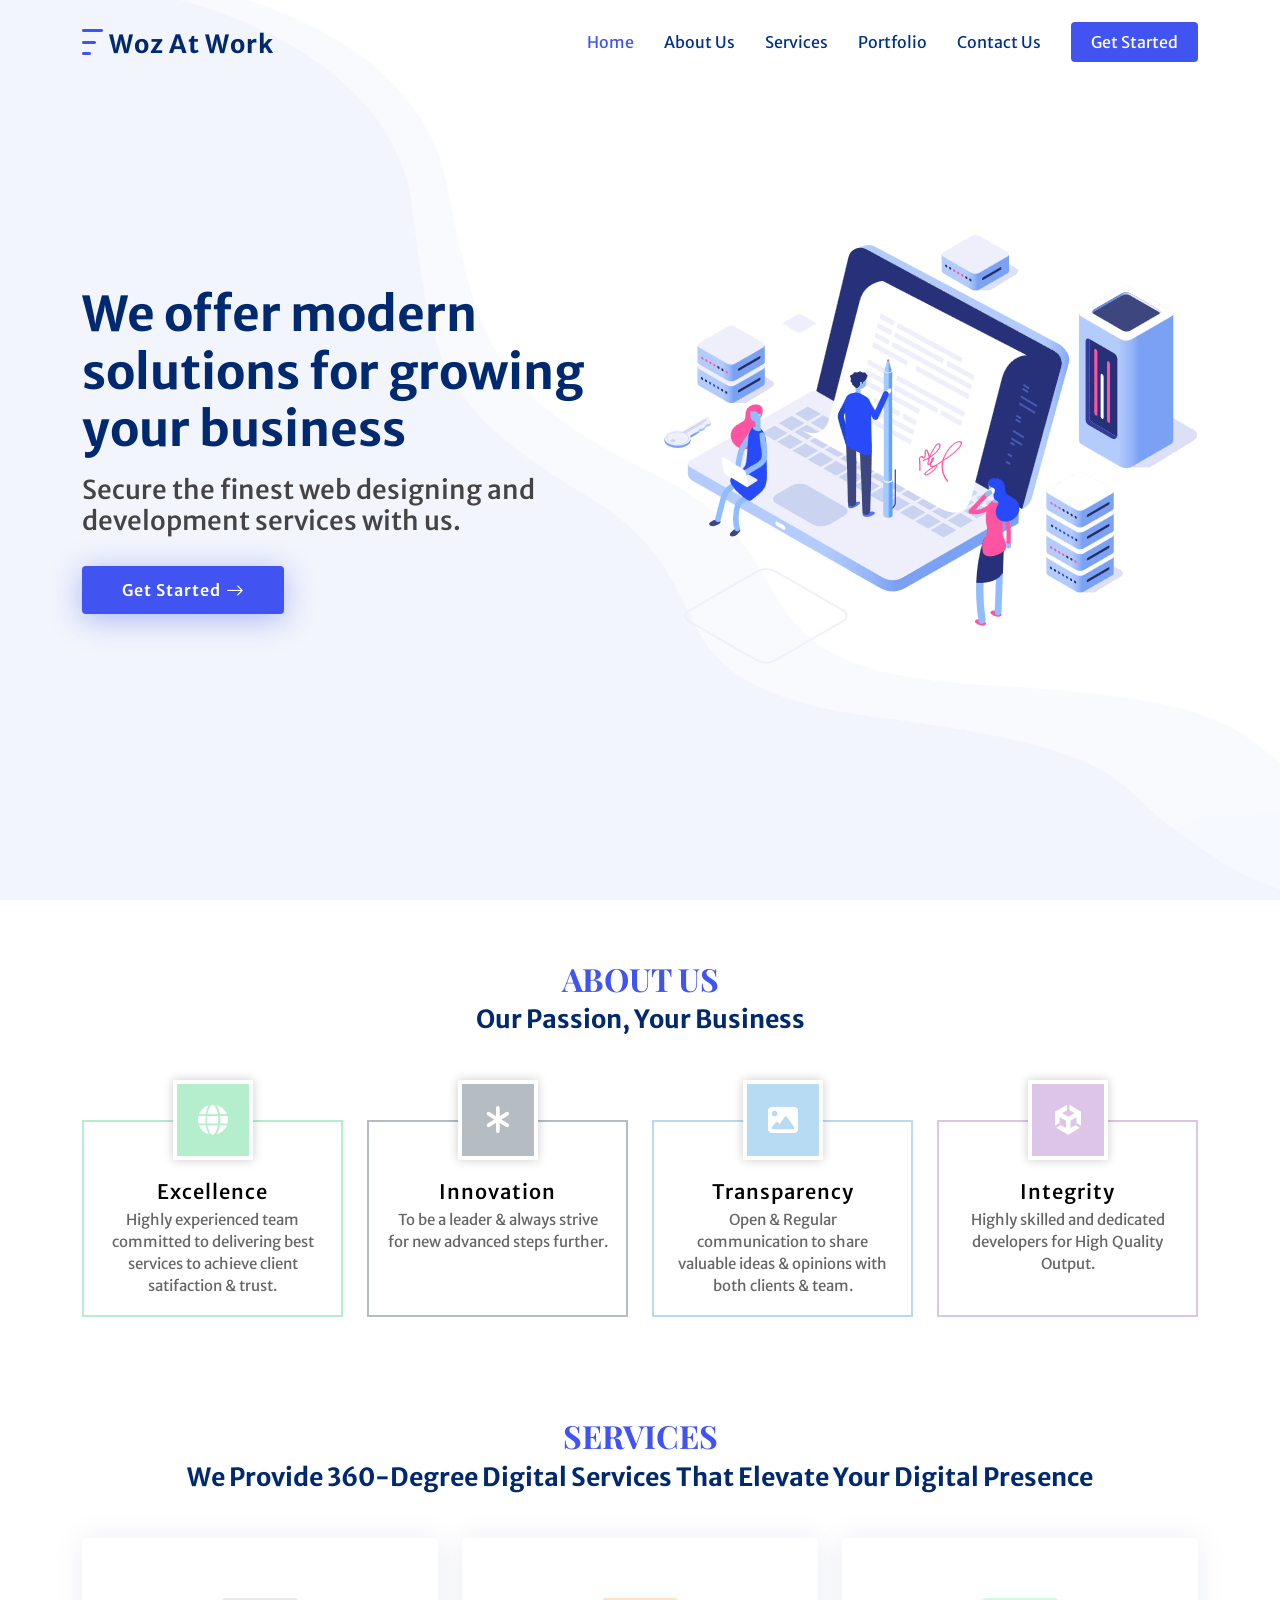
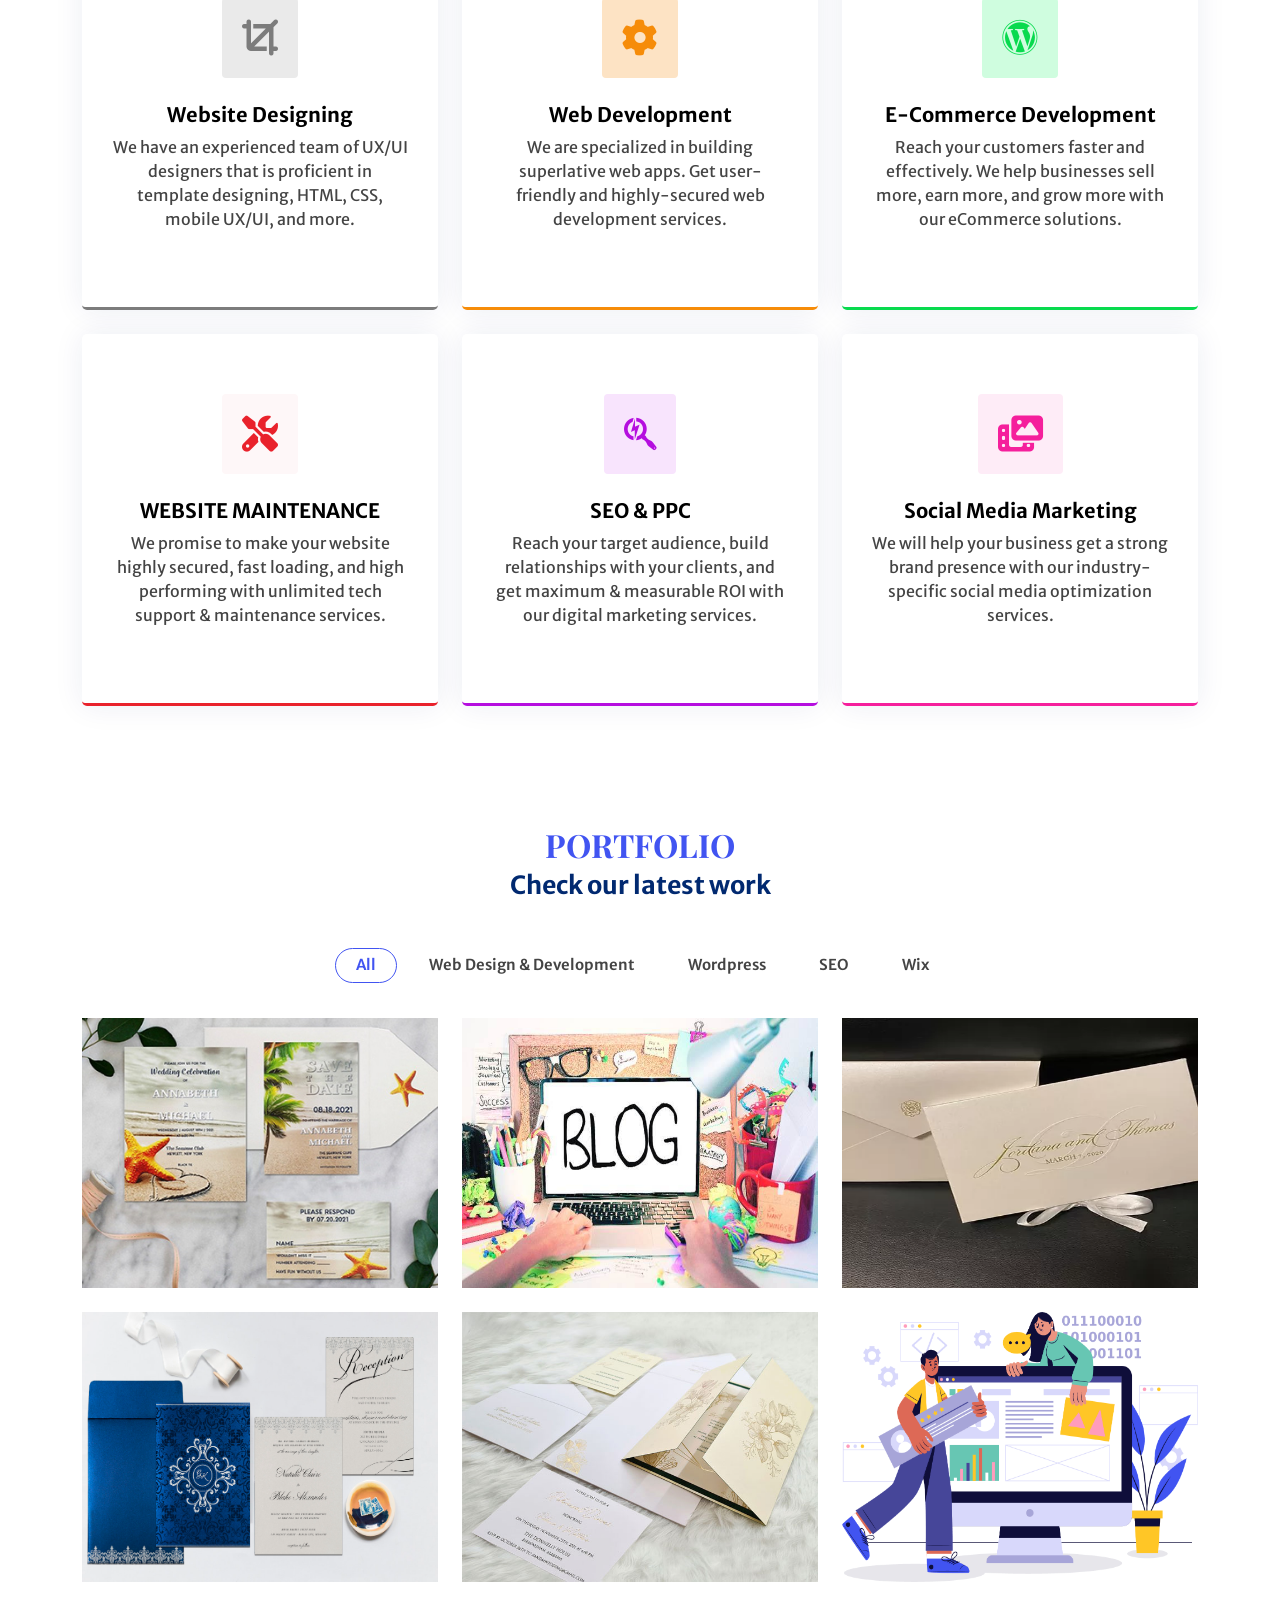
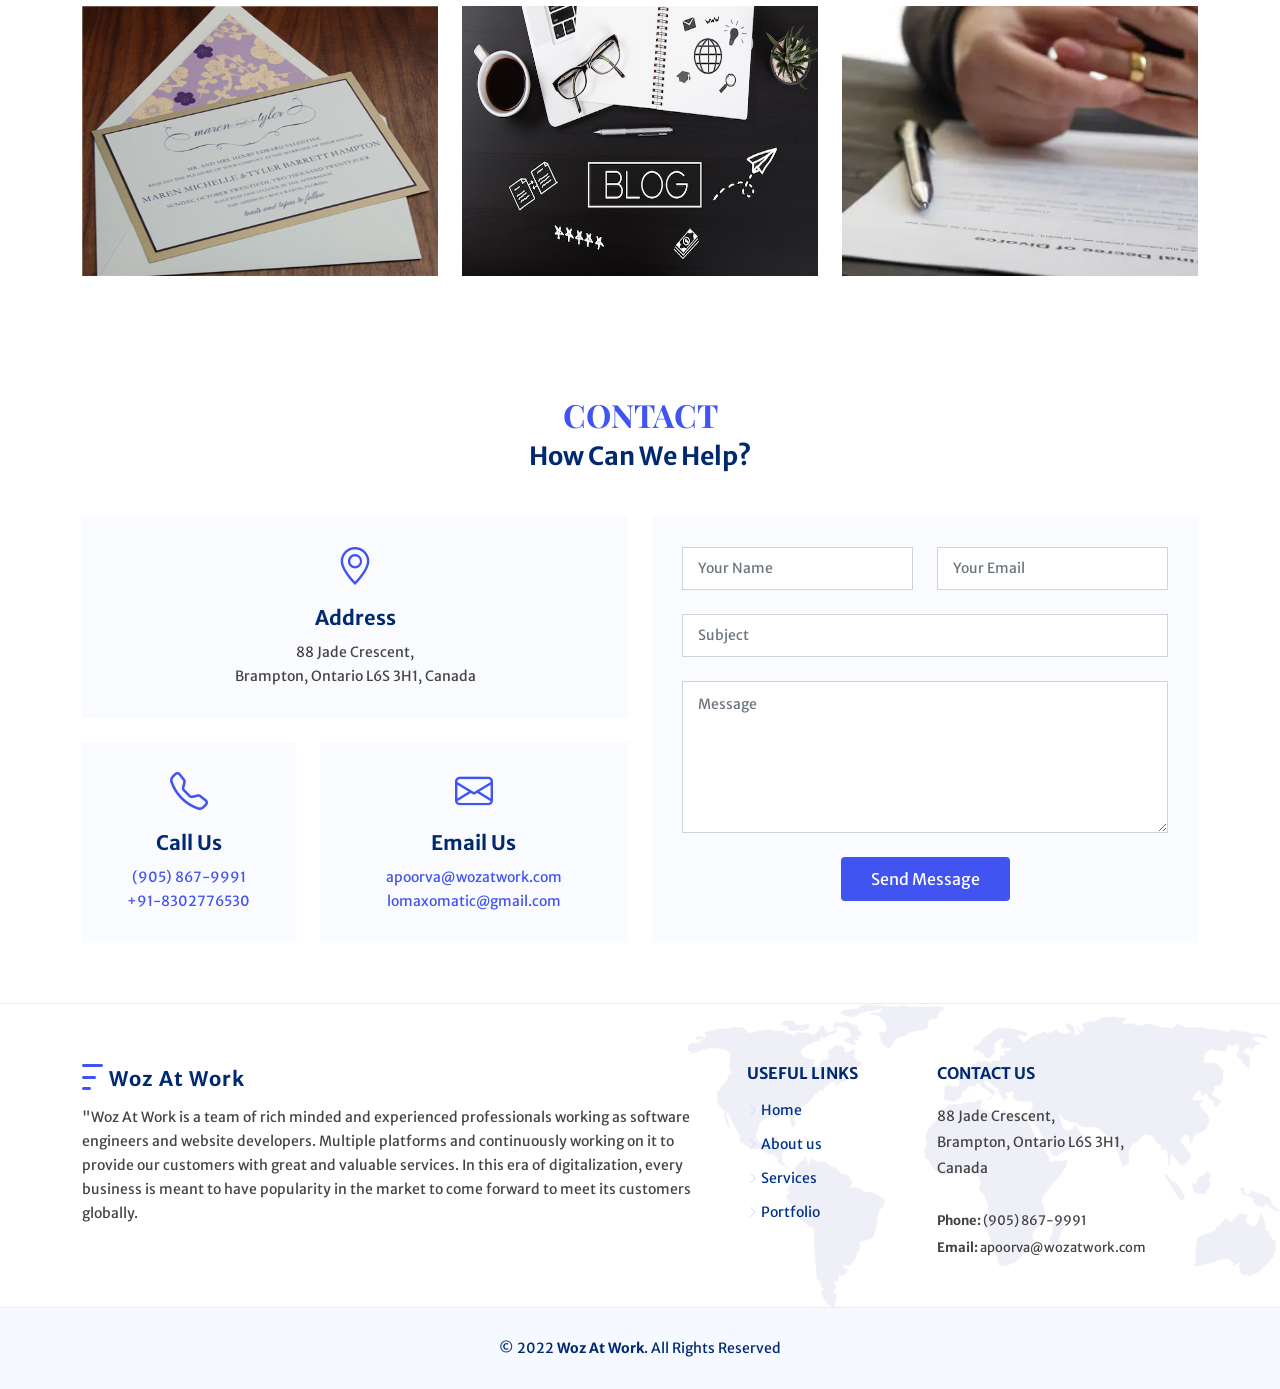
<file: index.html>
<!DOCTYPE html>
<html lang="en">

<head>
  <meta name="description" content="Award winning mobile & web app development, design, and strategy. We're the software development firm you've been looking for.">
	<meta name="keywords" content="website development" />
	<meta name="viewport" content="width=device-width,initial-scale=1.0" />
	<link rel="canonical" href="" />
	<meta name="googlebot" content="index, follow" />
	<meta name="yahooSeeker" content="index, follow" />
	<meta name="msnbot" content="index, follow" />
	<meta name="robots" content="index, follow" />
	<link rel="shortcut icon" type="image/x-icon" href="./assets/img/favicon.ico">
	<meta property="og:title" content="Woz At Work Website Development Company - iPhone & Android App Development">
	<meta property="og:site_name" content="Woz At Work">
	<meta property="og:url" content="">
	<meta property="og:description" content="Award winning mobile & web app development, design, and strategy. We're the software development firm you've been looking for.">
  <title>Woz At Work- Award winning mobile & web app development, design, and strategy. We're the software development firm you've been looking for.</title>

  <!-- Google Fonts -->
  <link rel="preconnect" href="https://fonts.googleapis.com">
  <link rel="preconnect" href="https://fonts.gstatic.com" crossorigin>
  <link href="https://fonts.googleapis.com/css2?family=Merriweather+Sans:wght@500&family=Playfair+Display:wght@600;700&display=swap" rel="stylesheet">  
  <link rel="stylesheet" href="https://cdnjs.cloudflare.com/ajax/libs/font-awesome/6.1.1/css/all.min.css"/>

  <!-- Vendor CSS Files -->
  <link href="assets/css/aos.css" rel="stylesheet">
  <link href="assets/css/bootstrap.min.css" rel="stylesheet">
  <link href="assets/css/bootstrap-icons.css" rel="stylesheet">
  
  <!-- CSS File -->
  <link href="assets/css/style.css" rel="stylesheet">
</head>

<body>

  <!-- ======= Header ======= -->
  <header id="header" class="header fixed-top">
    <div class="container-fluid container-xl d-flex align-items-center justify-content-between">
      <a href="#!" class="logo d-flex align-items-center">
        <img src="assets/img/logo.png" alt="">
        <span>Woz At Work</span>
      </a>
      <nav id="navbar" class="navbar">
        <ul>
          <li><a class="nav-link scrollto active" href="#hero">Home</a></li>
          <li><a class="nav-link scrollto" href="#about">About Us</a></li>
          <li><a class="nav-link scrollto" href="#services">Services</a></li>
          <li><a class="nav-link scrollto" href="#portfolio">Portfolio</a></li>
          <li><a class="nav-link scrollto" href="#contact">Contact Us</a></li>
          <li><a class="getstarted scrollto" href="#about">Get Started</a></li>
        </ul>
        <i class="bi bi-list mobile-nav-toggle"></i>
      </nav><!-- .navbar -->

    </div>
  </header><!-- End Header -->

  <!-- ======= Hero Section ======= -->
  <section id="hero" class="hero d-flex align-items-center">
    <div class="container">
      <div class="row">
        <div class="col-lg-6 d-flex flex-column justify-content-center order-last order-lg-first">
          <h1 data-aos="fade-up">We offer modern solutions for growing your business</h1>
          <h2 data-aos="fade-up" data-aos-delay="400">Secure the finest web designing and development services with us.
          </h2>
          <div data-aos="fade-up" data-aos-delay="600">
            <div class="text-center text-lg-start">
              <a href="#about" class="btn-get-started scrollto d-inline-flex align-items-center justify-content-center align-self-center">
                <span>Get Started</span>
                <i class="bi bi-arrow-right"></i>
              </a>
            </div>
          </div>
        </div>
        <div class="col-lg-6 hero-img" data-aos="zoom-out" data-aos-delay="200">
          <img src="assets/img/hero-img.png" class="img-fluid" alt="">
        </div>
      </div>
    </div>
  </section><!-- End Hero -->

  <main id="main">
    <!-- ======= Start About Section ======= -->
    <section id="about" class="Start ">
      <div class="container" data-aos="fade-up">
        <header class="section-header">
          <h2>About Us</h2>
          <p>Our Passion, Your Business</p>
        </header>

        <div class="row">
          <div class="col-lg-3 col-md-6 mt-5 mt-lg-0" data-aos="fade-up" data-aos-delay="200">
            <div class="serviceBox">
                <div class="service-icon">
                    <span><i class="fa fa-globe"></i></span>
                </div>
                <h3 class="title">Excellence</h3>
                <p class="description">Highly experienced team committed to delivering best services to achieve client satifaction & trust.</p>
            </div>
        </div>

         <div class="col-lg-3 col-md-6 mt-5 mt-lg-0" data-aos="fade-up" data-aos-delay="400">
          <div class="serviceBox orange">
              <div class="service-icon">
                  <span><i class="fa-solid fa-asterisk"></i></span>
              </div>
              <h3 class="title">Innovation</h3>
              <p class="description">To be a leader & always strive for new advanced steps further.</p>
          </div>
      </div>
       <div class="col-lg-3 col-md-6 mt-5 mt-lg-0" data-aos="fade-up" data-aos-delay="600">
          <div class="serviceBox pink">
              <div class="service-icon">
                  <span><i class="fa-solid fa-image"></i></span>
              </div>
              <h3 class="title">Transparency</h3>
              <p class="description">Open & Regular communication to share valuable ideas & opinions with both clients & team.</p>
          </div>
      </div>
       <div class="col-lg-3 col-md-6 mt-5 mt-lg-0" data-aos="fade-up" data-aos-delay="800">
          <div class="serviceBox blue">
              <div class="service-icon">
                  <span><i class="fa-brands fa-unity"></i></span>
              </div>
              <h3 class="title">Integrity</h3>
              <p class="description">Highly skilled and dedicated developers for High Quality Output.</p>
          </div>
      </div>
        </div>
      </div>

    </section>
    <!-- End About Section -->

    <!-- ======= Services Section ======= -->
    <section id="services" class="services">
      <div class="container" data-aos="fade-up">
        <header class="section-header">
          <h2>Services</h2>
          <p>We Provide 360-Degree Digital Services That Elevate Your Digital Presence</p>
        </header>

        <div class="row gy-4">
          <div class="col-lg-4 col-md-6" data-aos="fade-up" data-aos-delay="200">
            <div class="service-box blue">
              <i class="fa-solid fa-crop icon"></i>
              <h3>Website Designing</h3>
              <p>We have an experienced team of UX/UI designers that is proficient in template designing, HTML, CSS, mobile UX/UI, and more.
                </p>
            </div>
          </div>

          <div class="col-lg-4 col-md-6" data-aos="fade-up" data-aos-delay="300">
            <div class="service-box orange">
              <i class="fa-solid fa-gear icon"></i>
              <h3>Web Development</h3>
              <p>We are specialized in building superlative web apps. Get user-friendly and highly-secured web development services.
              </p>
            </div>
          </div>

          <div class="col-lg-4 col-md-6" data-aos="fade-up" data-aos-delay="400">
            <div class="service-box green">
              <i class="fa-brands fa-wordpress icon"></i>
              <h3>E-Commerce  Development</h3>
              <p>Reach your customers faster and effectively. We help businesses sell more, earn more, and grow more with our eCommerce solutions.</p>
            </div>
          </div>

          <div class="col-lg-4 col-md-6" data-aos="fade-up" data-aos-delay="500">
            <div class="service-box red">
              <i class="fa-solid fa-screwdriver-wrench icon"></i>
              <h3>WEBSITE MAINTENANCE</h3>
              <p>We promise to make your website highly secured, fast loading, and high performing with unlimited tech support & maintenance services.</p>
            </div>
          </div>

          <div class="col-lg-4 col-md-6" data-aos="fade-up" data-aos-delay="600">
            <div class="service-box purple">
              <i class="fa-brands fa-searchengin icon"></i>
              <h3>SEO & PPC</h3>
              <p>Reach your target audience, build relationships with your clients, and get maximum & measurable ROI with our digital marketing services.
              </p>
            </div>
          </div>

          <div class="col-lg-4 col-md-6" data-aos="fade-up" data-aos-delay="700">
            <div class="service-box pink">
              <i class="fa-solid fa-photo-film icon"></i>
              <h3>Social Media Marketing</h3>
              <p>We will help your business get a strong brand presence with our industry-specific social media optimization services.</p>
            </div>
          </div>
        </div>
      </div>
    </section><!-- End Services Section -->


    <!-- ======= Portfolio Section ======= -->
    <section id="portfolio" class="portfolio">
      <div class="container" data-aos="fade-up">
        <header class="section-header">
          <h2>Portfolio</h2>
          <p>Check our latest work</p>
        </header>
        <div class="row" data-aos="fade-up" data-aos-delay="100">
          <div class="col-lg-12 d-flex justify-content-center">
            <ul id="portfolio-flters">
              <li data-filter="*" class="filter-active">All</li>
              <li data-filter=".filter-web">Web Design & Development</li>
              <li data-filter=".filter-wordpress">Wordpress</li>
              <li data-filter=".filter-seo">SEO</li>
              <li data-filter=".filter-wix">Wix</li>
              
            </ul>
          </div>
        </div>

        <div class="row gy-4 portfolio-container" data-aos="fade-up" data-aos-delay="200">
          <div class="col-lg-4 col-md-6 portfolio-item filter-web">
            <div class="portfolio-wrap">
              <img src="assets/img/1.jpg" class="img-fluid" alt="">
              <div class="portfolio-info">
                <h4>IndianWeddingCards</h4>
                <div class="portfolio-links">
                  <a href="https://www.indianweddingcards.com/" target="_blank" title="IndianWeddingCards"><i class="bi bi-link-45deg"></i></a>
                </div>
              </div>
            </div>
          </div>

          <div class="col-lg-4 col-md-6 portfolio-item filter-wordpress">
            <div class="portfolio-wrap">
              <img src="assets/img/6.jpg" class="img-fluid" alt="">
              <div class="portfolio-info">
                <h4>IndianWeddingCards Blog</h4>
                <div class="portfolio-links">
                  <a href="https://www.indianweddingcards.com/blog/" target="_blank" title="IndianWeddingCards Blog"><i class="bi bi-link-45deg"></i></a>
                </div>
              </div>
            </div>
          </div>

          <div class="col-lg-4 col-md-6 portfolio-item filter-wix">
            <div class="portfolio-wrap">
              <img src="assets/img/8.webp" class="img-fluid" alt="">
              <div class="portfolio-info">
                <h4>Pretty and Paper</h4>
                <div class="portfolio-links">
                  <a href="https://www.prettynpaper.com/" target="_blank" title="Pretty and Paper"><i class="bi bi-link-45deg"></i></a>
                </div>
              </div>
            </div>
          </div>

          <div class="col-lg-4 col-md-6 portfolio-item filter-web">
            <div class="portfolio-wrap">
              <img src="assets/img/2.png" class="img-fluid" alt="">
              <div class="portfolio-info">
                <h4>123WeddingCards</h4>
                <div class="portfolio-links">
                  <a href="https://www.123weddingcards.com/" target="_blank" title="123WeddingCards"><i class="bi bi-link-45deg"></i></a>
                </div>
              </div>
            </div>
          </div>

          <div class="col-lg-4 col-md-6 portfolio-item filter-wordpress">
            <div class="portfolio-wrap">
              <img src="assets/img/4.jpg" class="img-fluid" alt="">
              <div class="portfolio-info">
                <h4>Charu Papers</h4>
                <div class="portfolio-links">
                  <a href="https://charupapers.com/" target="_blank" title="Charu Papers"><i class="bi bi-link-45deg"></i></a>
                </div>
              </div>
            </div>
          </div>

          <div class="col-lg-4 col-md-6 portfolio-item filter-web">
            <div class="portfolio-wrap">
              <img src="assets/img/3.png" class="img-fluid" alt="">
              <div class="portfolio-info">
                <h4>Techno Derivation</h4>
                <div class="portfolio-links">
                  <a href="https://www.technoderivation.com/" target="_blank" title="TechnoDerivation"><i class="bi bi-link-45deg"></i></a>
                </div>
              </div>
            </div>
          </div>

          <div class="col-lg-4 col-md-6 portfolio-item filter-wix">
            <div class="portfolio-wrap">
              <img src="assets/img/7.webp" class="img-fluid" alt="">
              <div class="portfolio-info">
                <h4>Paper Passionista</h4>
                <div class="portfolio-links">
                  <a href="https://www.paperpassionista.com/" target="_blank" title="Paper Passionista"><i class="bi bi-link-45deg"></i></a>
                </div>
              </div>
            </div>
          </div>

          <div class="col-lg-4 col-md-6 portfolio-item filter-wordpress">
            <div class="portfolio-wrap">
              <img src="assets/img/5.jpg" class="img-fluid" alt="">
              <div class="portfolio-info">
                <h4>123WeddingCards Blog</h4>
                <div class="portfolio-links">
                  <a href="https://www.123weddingcards.com/blog/" target="_blank" title="123WeddingCards Blog"><i class="bi bi-link-45deg"></i></a>
                </div>
              </div>
            </div>
          </div>

          <div class="col-lg-4 col-md-6 portfolio-item filter-seo">
            <div class="portfolio-wrap">
              <img src="assets/img/9.webp" class="img-fluid" alt="">
              <div class="portfolio-info">
                <h4>Florida Private Investigators</h4>
                <div class="portfolio-links">
                  <a href="https://flinvestigator.com/" target="_blank" title="Florida Private Investigators"><i class="bi bi-link-45deg"></i></a>
                </div>
              </div>
            </div>
          </div>


        </div>
      </div>
    </section><!-- End Portfolio Section -->

    <!-- ======= Testimonials Section ======= -->
    <!-- <section id="testimonials" class="testimonials">

      <div class="container" data-aos="fade-up">

        <header class="section-header">
          <h2>Testimonials</h2>
          <p>What they are saying about us</p>
        </header>

        <div class="testimonials-slider swiper" data-aos="fade-up" data-aos-delay="200">
          <div class="swiper-wrapper">

            <div class="swiper-slide">
              <div class="testimonial-item">
                <div class="stars">
                  <i class="bi bi-star-fill"></i><i class="bi bi-star-fill"></i><i class="bi bi-star-fill"></i><i class="bi bi-star-fill"></i><i class="bi bi-star-fill"></i>
                </div>
                <p>
                  Proin iaculis purus consequat sem cure digni ssim donec porttitora entum suscipit rhoncus. Accusantium quam, ultricies eget id, aliquam eget nibh et. Maecen aliquam, risus at semper.
                </p>
                <div class="profile mt-auto">
                  <img src="assets/img/testimonials/testimonials-1.jpg" class="testimonial-img" alt="">
                  <h3>Saul Goodman</h3>
                  <h4>Ceo &amp; Founder</h4>
                </div>
              </div>
            </div>

            <div class="swiper-slide">
              <div class="testimonial-item">
                <div class="stars">
                  <i class="bi bi-star-fill"></i><i class="bi bi-star-fill"></i><i class="bi bi-star-fill"></i><i class="bi bi-star-fill"></i><i class="bi bi-star-fill"></i>
                </div>
                <p>
                  Export tempor illum tamen malis malis eram quae irure esse labore quem cillum quid cillum eram malis quorum velit fore eram velit sunt aliqua noster fugiat irure amet legam anim culpa.
                </p>
                <div class="profile mt-auto">
                  <img src="assets/img/testimonials/testimonials-2.jpg" class="testimonial-img" alt="">
                  <h3>Sara Wilsson</h3>
                  <h4>Designer</h4>
                </div>
              </div>
            </div>

            <div class="swiper-slide">
              <div class="testimonial-item">
                <div class="stars">
                  <i class="bi bi-star-fill"></i><i class="bi bi-star-fill"></i><i class="bi bi-star-fill"></i><i class="bi bi-star-fill"></i><i class="bi bi-star-fill"></i>
                </div>
                <p>
                  Enim nisi quem export duis labore cillum quae magna enim sint quorum nulla quem veniam duis minim tempor labore quem eram duis noster aute amet eram fore quis sint minim.
                </p>
                <div class="profile mt-auto">
                  <img src="assets/img/testimonials/testimonials-3.jpg" class="testimonial-img" alt="">
                  <h3>Jena Karlis</h3>
                  <h4>Store Owner</h4>
                </div>
              </div>
            </div>

            <div class="swiper-slide">
              <div class="testimonial-item">
                <div class="stars">
                  <i class="bi bi-star-fill"></i><i class="bi bi-star-fill"></i><i class="bi bi-star-fill"></i><i class="bi bi-star-fill"></i><i class="bi bi-star-fill"></i>
                </div>
                <p>
                  Fugiat enim eram quae cillum dolore dolor amet nulla culpa multos export minim fugiat minim velit minim dolor enim duis veniam ipsum anim magna sunt elit fore quem dolore labore illum veniam.
                </p>
                <div class="profile mt-auto">
                  <img src="assets/img/testimonials/testimonials-4.jpg" class="testimonial-img" alt="">
                  <h3>Matt Brandon</h3>
                  <h4>Freelancer</h4>
                </div>
              </div>
            </div>

            <div class="swiper-slide">
              <div class="testimonial-item">
                <div class="stars">
                  <i class="bi bi-star-fill"></i><i class="bi bi-star-fill"></i><i class="bi bi-star-fill"></i><i class="bi bi-star-fill"></i><i class="bi bi-star-fill"></i>
                </div>
                <p>
                  Quis quorum aliqua sint quem legam fore sunt eram irure aliqua veniam tempor noster veniam enim culpa labore duis sunt culpa nulla illum cillum fugiat legam esse veniam culpa fore nisi cillum quid.
                </p>
                <div class="profile mt-auto">
                  <img src="assets/img/testimonials/testimonials-5.jpg" class="testimonial-img" alt="">
                  <h3>John Larson</h3>
                  <h4>Entrepreneur</h4>
                </div>
              </div>
            </div>

          </div>
          <div class="swiper-pagination"></div>
        </div>

      </div>

    </section> -->
    <!-- End Testimonials Section -->


    <!-- ======= Contact Section ======= -->
    <section id="contact" class="contact">
      <div class="container" data-aos="fade-up">
        <header class="section-header">
          <h2>Contact</h2>
          <p>How Can We Help?</p>
        </header>

        <div class="row gy-4">
          <div class="col-lg-6">
            <div class="row gy-4">
              <div class="col-md-12">
                <div class="info-box">
                  <i class="bi bi-geo-alt"></i>
                  <h3>Address</h3>
                  <p>88 Jade Crescent,<br>Brampton, Ontario L6S 3H1, Canada</p>
                </div>
              </div>
              <div class="col-lg-5 col-md-5">
                <div class="info-box">
                  <i class="bi bi-telephone"></i>
                  <h3>Call Us</h3>
                  <a href="tel:(905) 8679991">(905) 867-9991</a> 
                  <a href="tel:+91-8302776530">+91-8302776530</a> 
                </div>
              </div>
              <div class="col-lg-7 col-md-7">
                <div class="info-box">
                  <i class="bi bi-envelope"></i>
                  <h3>Email Us</h3>
                  <a href="mailto:apoorva@wozatwork.com">apoorva@wozatwork.com</a> 
                  <a href="mailto:lomaxomatic@gmail.com">lomaxomatic@gmail.com</a> 
                </div>
              </div>
            </div>

          </div>

          <div class="col-lg-6">
            <form action="mail.php" method="post" class="php-email-form">
              <div class="row gy-4">

                <div class="col-md-6">
                  <input type="text" name="name" class="form-control" placeholder="Your Name" required>
                </div>

                <div class="col-md-6 ">
                  <input type="email" class="form-control" name="email" placeholder="Your Email" required>
                </div>

                <div class="col-md-12">
                  <input type="text" class="form-control" name="subject" placeholder="Subject" required>
                </div>

                <div class="col-md-12">
                  <textarea class="form-control" name="message" rows="6" placeholder="Message" required></textarea>
                </div>

                <div class="col-md-12 text-center">
                  <div class="loading">Loading</div>
                  <div class="error-message"></div>
                  <div class="sent-message">Your message has been sent. Thank you!</div>

                  <button type="submit">Send Message</button>
                </div>

              </div>
            </form>

          </div>

        </div>

      </div>

    </section><!-- End Contact Section -->

  </main><!-- End #main -->

  <!-- ======= Footer ======= -->
  <footer id="footer" class="footer">
    <div class="footer-top">
      <div class="container">
        <div class="row gy-4">
          <div class="col-lg-7 col-md-12 footer-info">
            <a href="index.html" class="logo d-flex align-items-center">
              <img src="assets/img/logo.png" alt="">
              <span>Woz At Work</span>
            </a>
            <p>"Woz At Work is a team of rich minded and experienced professionals working as software engineers and website developers. Multiple platforms and continuously working on it to provide our customers with great and valuable services. In this era of digitalization, every business is meant to have popularity in the market to come forward to meet its customers globally.
            </p>
            <!-- <div class="social-links mt-3">
              <a href="javascript:void(0);" class="twitter"><i class="bi bi-twitter"></i></a>
              <a href="javascript:void(0);" class="facebook"><i class="bi bi-facebook"></i></a>
              <a href="javascript:void(0);" class="instagram"><i class="bi bi-instagram"></i></a>
              <a href="javascript:void(0);" class="linkedin"><i class="bi bi-linkedin"></i></a>
            </div> -->
          </div>

          <div class="col-lg-2 col-md-6 text-center text-md-start footer-links">
            <h4>Useful Links</h4>
            <ul>
              <li><i class="bi bi-chevron-right"></i> <a href="#hero">Home</a></li>
              <li><i class="bi bi-chevron-right"></i> <a href="#about">About us</a></li>
              <li><i class="bi bi-chevron-right"></i> <a href="#services">Services</a></li>
              <li><i class="bi bi-chevron-right"></i> <a href="#portfolio">Portfolio</a></li>
            </ul>
          </div>

          <div class="col-lg-3 col-md-6 footer-contact text-center text-md-start">
            <h4>Contact Us</h4>
            <p>88 Jade Crescent,<br>
              Brampton, Ontario L6S 3H1, <br>
               Canada <br> <br>
              <a href="tel:(905) 8679991"><strong>Phone:</strong> (905) 867-9991</a> <br>
              <a href="mailto:apoorva@wozatwork.com"><strong>Email:</strong> apoorva@wozatwork.com</a><br>
            </p>
          </div>

        </div>
      </div>
    </div>

    <div class="container">
      <div class="copyright">
        &copy; 2022 <strong><span>Woz At Work</span></strong>. All Rights Reserved
      </div>
    </div>
  </footer><!-- End Footer -->

  <a href="#" class="back-to-top d-flex align-items-center justify-content-center"><i class="bi bi-arrow-up-short"></i></a>

  <!-- JS Files -->
  <script src="assets/js/aos.js"></script>
  <script src="assets/js/bootstrap.bundle.min.js"></script>
  <script src="assets/js/glightbox.min.js"></script>
  <script src="assets/js/isotope.pkgd.min.js"></script>
  <script src="assets/js/swiper-bundle.min.js"></script>
  <script src="assets/js/validate.js"></script>

  <!-- Main JS File -->
  <script src="assets/js/main.js"></script>

</body>

</html>
</file>
<file: assets/css/style.css>
/*--------------------------------------------------------------
# General
--------------------------------------------------------------*/
:root {
  scroll-behavior: smooth;
}

body {
  font-family: 'Merriweather Sans', sans-serif;
  color: #444444;
}

a {
  color: #4154f1;
  text-decoration: none;
}

a:hover {
  color: #717ff5;
  text-decoration: none;
}

h1, h2, h3, h4, h5, h6 { 
  font-family: 'Playfair Display', serif;;
}

/*--------------------------------------------------------------
# Sections
--------------------------------------------------------------*/
section {
  padding: 60px 0;
  overflow: hidden;
}

.section-header {
  text-align: center;
  padding-bottom: 40px;
}
.section-header h2 {
  /* font-size: 28px; */
  /* letter-spacing: 1px; */
  font-weight: 700;
  margin: 0;
  color: #4154f1;
  text-transform: uppercase;
}
.section-header p {
  margin: 0px 0 0 0;
  padding: 0;
  font-size: 25px;
  line-height: 42px;
  font-weight: 700;
  color: #012970;
}
@media (max-width: 768px) {
  .section-header p {
    font-size: 28px;
    line-height: 32px;
  }
}

/*--------------------------------------------------------------
# Breadcrumbs
--------------------------------------------------------------*/
.breadcrumbs {
  padding: 15px 0;
  background: #012970;
  min-height: 40px;
  margin-top: 82px;
  color: #fff;
}
@media (max-width: 992px) {
  .breadcrumbs {
    margin-top: 57px;
  }
}
.breadcrumbs h2 {
  font-size: 28px;
  font-weight: 500;
}
.breadcrumbs ol {
  display: flex;
  flex-wrap: wrap;
  list-style: none;
  padding: 0 0 10px 0;
  margin: 0;
  font-size: 14px;
}
.breadcrumbs ol a {
  color: #fff;
  transition: 0.3s;
}
.breadcrumbs ol a:hover {
  text-decoration: underline;
}
.breadcrumbs ol li + li {
  padding-left: 10px;
}
.breadcrumbs ol li + li::before {
  display: inline-block;
  padding-right: 10px;
  color: #8894f6;
  content: "/";
}

/*--------------------------------------------------------------
# Back to top button
--------------------------------------------------------------*/
.back-to-top {
  position: fixed;
  visibility: hidden;
  opacity: 0;
  right: 15px;
  bottom: 15px;
  z-index: 99999;
  background: #4154f1;
  width: 40px;
  height: 40px;
  border-radius: 4px;
  transition: all 0.4s;
}
.back-to-top i {
  font-size: 24px;
  color: #fff;
  line-height: 0;
}
.back-to-top:hover {
  background: #6776f4;
  color: #fff;
}
.back-to-top.active {
  visibility: visible;
  opacity: 1;
}

/*--------------------------------------------------------------
# Disable aos animation delay on mobile devices
--------------------------------------------------------------*/
@media screen and (max-width: 768px) {
  [data-aos-delay] {
    transition-delay: 0 !important;
  }
}
/*--------------------------------------------------------------
# Header
--------------------------------------------------------------*/
.header {
  transition: all 0.5s;
  z-index: 997;
  padding: 20px 0;
}
.header.header-scrolled {
  background: #fff;
  padding: 15px 0;
  box-shadow: 0px 2px 20px rgba(1, 41, 112, 0.1);
}
.header .logo {
  line-height: 0;
}
.header .logo img {
  max-height: 30px;
  margin-right: 6px;
}
.header .logo span {
  font-size: 25px;
  font-weight: 700;
  letter-spacing: 1px;
  color: #012970;
  margin-top: 3px;
}

/*--------------------------------------------------------------
# Navigation Menu
--------------------------------------------------------------*/
/**
* Desktop Navigation 
*/
.navbar {
  padding: 0;
}
.navbar ul {
  margin: 0;
  padding: 0;
  display: flex;
  list-style: none;
  align-items: center;
}
.navbar li {
  position: relative;
}
.navbar a, .navbar a:focus {
  display: flex;
  align-items: center;
  justify-content: space-between;
  padding: 10px 0 10px 30px;
  font-size: 16px;
  /* font-weight: 700; */
  color: #013289;
  white-space: nowrap;
  transition: 0.3s;
}
.navbar a i, .navbar a:focus i {
  font-size: 12px;
  line-height: 0;
  margin-left: 5px;
}
.navbar a:hover, .navbar .active, .navbar .active:focus, .navbar li:hover > a {
  color: #4154f1;
}
.navbar .getstarted, .navbar .getstarted:focus {
  background: #4154f1;
  padding: 8px 20px;
  margin-left: 30px;
  border-radius: 4px;
  color: #fff;
}
.navbar .getstarted:hover, .navbar .getstarted:focus:hover {
  color: #fff;
  background: #5969f3;
}
.navbar .dropdown ul {
  display: block;
  position: absolute;
  left: 14px;
  top: calc(100% + 30px);
  margin: 0;
  padding: 10px 0;
  z-index: 99;
  opacity: 0;
  visibility: hidden;
  background: #fff;
  box-shadow: 0px 0px 30px rgba(127, 137, 161, 0.25);
  transition: 0.3s;
  border-radius: 4px;
}
.navbar .dropdown ul li {
  min-width: 200px;
}
.navbar .dropdown ul a {
  padding: 10px 20px;
  font-size: 15px;
  text-transform: none;
  font-weight: 600;
}
.navbar .dropdown ul a i {
  font-size: 12px;
}
.navbar .dropdown ul a:hover, .navbar .dropdown ul .active:hover, .navbar .dropdown ul li:hover > a {
  color: #4154f1;
}
.navbar .dropdown:hover > ul {
  opacity: 1;
  top: 100%;
  visibility: visible;
}
.navbar .dropdown .dropdown ul {
  top: 0;
  left: calc(100% - 30px);
  visibility: hidden;
}
.navbar .dropdown .dropdown:hover > ul {
  opacity: 1;
  top: 0;
  left: 100%;
  visibility: visible;
}
@media (max-width: 1366px) {
  .navbar .dropdown .dropdown ul {
    left: -90%;
  }
  .navbar .dropdown .dropdown:hover > ul {
    left: -100%;
  }
}

/**
* Mobile Navigation 
*/
.mobile-nav-toggle {
  color: #012970;
  font-size: 28px;
  cursor: pointer;
  display: none;
  line-height: 0;
  transition: 0.5s;
}
.mobile-nav-toggle.bi-x {
  color: #fff;
}

@media (max-width: 991px) {
  .mobile-nav-toggle {
    display: block;
  }

  .navbar ul {
    display: none;
  }
}
.navbar-mobile {
  position: fixed;
  overflow: hidden;
  top: 0;
  right: 0;
  left: 0;
  bottom: 0;
  background: rgba(1, 22, 61, 0.9);
  transition: 0.3s;
}
.navbar-mobile .mobile-nav-toggle {
  position: absolute;
  top: 15px;
  right: 15px;
}
.navbar-mobile ul {
  display: block;
  position: absolute;
  top: 55px;
  right: 15px;
  bottom: 15px;
  left: 15px;
  padding: 10px 0;
  border-radius: 10px;
  background-color: #fff;
  overflow-y: auto;
  transition: 0.3s;
}
.navbar-mobile a, .navbar-mobile a:focus {
  padding: 10px 20px;
  font-size: 15px;
  color: #012970;
}
.navbar-mobile a:hover, .navbar-mobile .active, .navbar-mobile li:hover > a {
  color: #4154f1;
}
.navbar-mobile .getstarted, .navbar-mobile .getstarted:focus {
  margin: 15px;
}
.navbar-mobile .dropdown ul {
  position: static;
  display: none;
  margin: 10px 20px;
  padding: 10px 0;
  z-index: 99;
  opacity: 1;
  visibility: visible;
  background: #fff;
  box-shadow: 0px 0px 30px rgba(127, 137, 161, 0.25);
}
.navbar-mobile .dropdown ul li {
  min-width: 200px;
}
.navbar-mobile .dropdown ul a {
  padding: 10px 20px;
}
.navbar-mobile .dropdown ul a i {
  font-size: 12px;
}
.navbar-mobile .dropdown ul a:hover, .navbar-mobile .dropdown ul .active:hover, .navbar-mobile .dropdown ul li:hover > a {
  color: #4154f1;
}
.navbar-mobile .dropdown > .dropdown-active {
  display: block;
}

/*--------------------------------------------------------------
# Hero Section
--------------------------------------------------------------*/
.hero {
  width: 100%;
  height: 100vh;
  background: url(../img/hero-bg.png) top center no-repeat;
  background-size: cover;
}
.hero h1 {
  margin: 0;
  font-size: 48px;
  font-weight: 700;
  color: #012970;
  font-family: 'Merriweather Sans', sans-serif;
}
.hero h2 {
  color: #444444;
  margin: 15px 0 0 0;
  font-size: 26px;
  font-family: 'Merriweather Sans', sans-serif;
}
.hero .btn-get-started {
  margin-top: 30px;
  line-height: 0;
  padding: 15px 40px;
  border-radius: 4px;
  transition: 0.5s;
  color: #fff;
  background: #4154f1;
  box-shadow: 0px 5px 30px rgba(65, 84, 241, 0.4);
}
.hero .btn-get-started span {
  font-weight: 600;
  font-size: 16px;
  letter-spacing: 1px;
}
.hero .btn-get-started i {
  margin-left: 5px;
  font-size: 18px;
  transition: 0.3s;
}
.hero .btn-get-started:hover i {
  transform: translateX(5px);
}
.hero .hero-img {
  text-align: right;
}
@media (min-width: 1024px) {
  .hero {
    background-attachment: fixed;
  }
}
@media (max-width: 991px) {
  .hero {
    height: auto;
    padding: 60px 0 60px 0;
  }
  .hero .hero-img {
    text-align: center;
    margin-top: 80px;
  }
  .hero .hero-img img {
    width: 80%;
  }
}
@media (max-width: 768px) {
  .hero {
    text-align: center;
  }
  .hero h1 {
    font-size: 32px;
  }
  .hero h2 {
    font-size: 24px;
  }
  .hero .hero-img img {
    width: 100%;
  }
  .footer .footer-top .footer-links ul li {
    display: block !important;
  }
  .footer .footer-top .footer-info p {
    text-align: center;
  }
  .social-links {
    text-align: center;
  }
  .footer .footer-top .footer-info .logo {
    display: block !important;
    text-align: center;
  }
  .footer .footer-top .footer-info {
    margin-bottom: 0px !important;
    border-bottom: 1px dashed #d5d5d5;
    padding-bottom: 20px;
  }
  .footer .footer-top .footer-links {
    margin-bottom: 0px !important;
    border-bottom: 1px dashed #d5d5d5;
    padding-bottom: 20px;
}
}

/*--------------------------------------------------------------
# Index Page
--------------------------------------------------------------*/
/*--------------------------------------------------------------
# About
--------------------------------------------------------------*/
.about .content {
  background-color: #f6f9ff;
  padding: 40px;
}
.about h3 {
  font-size: 14px;
  font-weight: 700;
  color: #4154f1;
  text-transform: uppercase;
}
.about h2 {
  font-size: 24px;
  font-weight: 700;
  color: #012970;
}
.about p {
  margin: 15px 0 30px 0;
  line-height: 24px;
}
.about .btn-read-more {
  line-height: 0;
  padding: 15px 40px;
  border-radius: 4px;
  transition: 0.5s;
  color: #fff;
  background: #4154f1;
  box-shadow: 0px 5px 25px rgba(65, 84, 241, 0.3);
}
.about .btn-read-more span {
  font-weight: 600;
  font-size: 16px;
  letter-spacing: 1px;
}
.about .btn-read-more i {
  margin-left: 5px;
  font-size: 18px;
  transition: 0.3s;
}
.about .btn-read-more:hover i {
  transform: translateX(5px);
}

/*--------------------------------------------------------------
# Values
--------------------------------------------------------------*/
.values .box {
  padding: 30px;
  box-shadow: 0px 0 5px rgba(1, 41, 112, 0.08);
  text-align: center;
  transition: 0.3s;
  height: 100%;
}
.values .box img {
  padding: 30px 50px;
  transition: 0.5s;
  transform: scale(1.1);
}
.values .box h3 {
  font-size: 24px;
  color: #012970;
  font-weight: 700;
  margin-bottom: 18px;
}
.values .box:hover {
  box-shadow: 0px 0 30px rgba(1, 41, 112, 0.08);
}
.values .box:hover img {
  transform: scale(1);
}

/*--------------------------------------------------------------
# Counts
--------------------------------------------------------------*/
.counts {
  padding: 70px 0 60px;
}
.counts .count-box {
  display: flex;
  align-items: center;
  padding: 30px;
  width: 100%;
  background: #fff;
  box-shadow: 0px 0 30px rgba(1, 41, 112, 0.08);
}
.counts .count-box i {
  font-size: 42px;
  line-height: 0;
  margin-right: 20px;
  color: #4154f1;
}
.counts .count-box span {
  font-size: 36px;
  display: block;
  font-weight: 600;
  color: #0b198f;
}
.counts .count-box p {
  padding: 0;
  margin: 0;
  font-size: 14px;
}

/*--------------------------------------------------------------
# Features
--------------------------------------------------------------*/
.features .feature-box {
  padding: 24px 20px;
  box-shadow: 0px 0 30px rgba(1, 41, 112, 0.08);
  transition: 0.3s;
  height: 100%;
}
.features .feature-box h3 {
  font-size: 18px;
  color: #012970;
  font-weight: 700;
  margin: 0;
}
.features .feature-box i {
  line-height: 0;
  background: #ecf3ff;
  padding: 4px;
  margin-right: 10px;
  font-size: 24px;
  border-radius: 3px;
  transition: 0.3s;
}
.features .feature-box:hover i {
  background: #4154f1;
  color: #fff;
}
.features .feture-tabs {
  margin-top: 120px;
}
.features .feture-tabs h3 {
  color: #012970;
  font-weight: 700;
  font-size: 32px;
  margin-bottom: 10px;
}
@media (max-width: 768px) {
  .features .feture-tabs h3 {
    font-size: 28px;
  }
}
.features .feture-tabs .nav-pills {
  border-bottom: 1px solid #eee;
}
.features .feture-tabs .nav-link {
  background: none;
  text-transform: uppercase;
  font-size: 15px;
  font-weight: 600;
  color: #012970;
  padding: 12px 0;
  margin-right: 25px;
  margin-bottom: -2px;
  border-radius: 0;
}
.features .feture-tabs .nav-link.active {
  color: #4154f1;
  border-bottom: 3px solid #4154f1;
}
.features .feture-tabs .tab-content h4 {
  font-size: 18px;
  margin: 0;
  font-weight: 700;
  color: #012970;
}
.features .feture-tabs .tab-content i {
  font-size: 24px;
  line-height: 0;
  margin-right: 8px;
  color: #4154f1;
}
.features .feature-icons {
  margin-top: 120px;
}
.features .feature-icons h3 {
  color: #012970;
  font-weight: 700;
  font-size: 32px;
  margin-bottom: 20px;
  text-align: center;
}
@media (max-width: 768px) {
  .features .feature-icons h3 {
    font-size: 28px;
  }
}
.features .feature-icons .content .icon-box {
  display: flex;
}
.features .feature-icons .content .icon-box h4 {
  font-size: 20px;
  font-weight: 700;
  margin: 0 0 10px 0;
  color: #012970;
}
.features .feature-icons .content .icon-box i {
  font-size: 44px;
  line-height: 44px;
  color: #0245bc;
  margin-right: 15px;
}
.features .feature-icons .content .icon-box p {
  font-size: 15px;
  color: #848484;
}

/*--------------------------------------------------------------
# Services
--------------------------------------------------------------*/
.services .service-box {
  box-shadow: 0px 0 30px rgba(1, 41, 112, 0.08);
  height: 100%;
  padding: 60px 30px;
  text-align: center;
  transition: 0.3s;
  border-radius: 5px;
}
.services .service-box .icon {
  font-size: 36px;
  padding: 40px 20px;
  border-radius: 4px;
  position: relative;
  margin-bottom: 25px;
  display: inline-block;
  line-height: 0;
  transition: 0.3s;
}
.services .service-box h3 {
  color: #000;
  font-weight: 700;
  font-size: 20px;
  font-family: 'Merriweather Sans', sans-serif;
}
.services .service-box .read-more {
  display: inline-flex;
  align-items: center;
  justify-content: center;
  font-weight: 600;
  font-size: 16px;
  padding: 8px 20px;
}
.services .service-box .read-more i {
  line-height: 0;
  margin-left: 5px;
  font-size: 18px;
}
.services .service-box.blue {
  border-bottom: 3px solid #7c7c7c;
}
.services .service-box.blue .icon {
  color: #7c7c7c;
  background: #7c7c7c29;
}
.services .service-box.blue .read-more {
  color: #7c7c7c;
}
.services .service-box.blue:hover {
  background: #7c7c7c;
}
.services .service-box.orange {
  border-bottom: 3px solid #f68c09;
}
.services .service-box.orange .icon {
  color: #f68c09;
  background: #fde3c4;
}
.services .service-box.orange .read-more {
  color: #f68c09;
}
.services .service-box.orange:hover {
  background: #f68c09;
}
.services .service-box.green {
  border-bottom: 3px solid #08da4e;
}
.services .service-box.green .icon {
  color: #08da4e;
  background: #cffddf;
}
.services .service-box.green .read-more {
  color: #08da4e;
}
.services .service-box.green:hover {
  background: #08da4e;
}
.services .service-box.red {
  border-bottom: 3px solid #e9222c;
}
.services .service-box.red .icon {
  color: #e9222c;
  background: #fef7f8;
}
.services .service-box.red .read-more {
  color: #e9222c;
}
.services .service-box.red:hover {
  background: #e9222c;
}
.services .service-box.purple {
  border-bottom: 3px solid #b50edf;
}
.services .service-box.purple .icon {
  color: #b50edf;
  background: #f8e4fd;
}
.services .service-box.purple .read-more {
  color: #b50edf;
}
.services .service-box.purple:hover {
  background: #b50edf;
}
.services .service-box.pink {
  border-bottom: 3px solid #f51f9c;
}
.services .service-box.pink .icon {
  color: #f51f9c;
  background: #feecf7;
}
.services .service-box.pink .read-more {
  color: #f51f9c;
}
.services .service-box.pink:hover {
  background: #f51f9c;
}
.services .service-box:hover h3, .services .service-box:hover p, .services .service-box:hover .read-more {
  color: #fff;
}
.services .service-box:hover .icon {
  background: #fff;
}

/*--------------------------------------------------------------
# Pricing
--------------------------------------------------------------*/
.pricing .box {
  padding: 40px 20px;
  background: #fff;
  text-align: center;
  box-shadow: 0px 0 30px rgba(1, 41, 112, 0.08);
  border-radius: 4px;
  position: relative;
  overflow: hidden;
  transition: 0.3s;
}
.pricing .box:hover {
  transform: scale(1.1);
  box-shadow: 0px 0 30px rgba(1, 41, 112, 0.1);
}
.pricing h3 {
  font-weight: 700;
  font-size: 18px;
  margin-bottom: 15px;
}
.pricing .price {
  font-size: 36px;
  color: #444444;
  font-weight: 600;
  font-family: "Poppins", sans-serif;
}
.pricing .price sup {
  font-size: 20px;
  top: -15px;
  left: -3px;
}
.pricing .price span {
  color: #bababa;
  font-size: 16px;
  font-weight: 300;
}
.pricing img {
  padding: 30px 40px;
}
.pricing ul {
  padding: 0;
  list-style: none;
  color: #444444;
  text-align: center;
  line-height: 26px;
  font-size: 16px;
  margin-bottom: 25px;
}
.pricing ul li {
  padding-bottom: 10px;
}
.pricing ul .na {
  color: #ccc;
  text-decoration: line-through;
}
.pricing .btn-buy {
  display: inline-block;
  padding: 8px 40px 10px 40px;
  border-radius: 50px;
  color: #4154f1;
  transition: none;
  font-size: 16px;
  font-weight: 400;
  font-weight: 600;
  transition: 0.3s;
  border: 1px solid #4154f1;
}
.pricing .btn-buy:hover {
  background: #4154f1;
  color: #fff;
}
.pricing .featured {
  width: 200px;
  position: absolute;
  top: 18px;
  right: -68px;
  transform: rotate(45deg);
  z-index: 1;
  font-size: 14px;
  padding: 1px 0 3px 0;
  background: #4154f1;
  color: #fff;
}

/*--------------------------------------------------------------
# F.A.Q
--------------------------------------------------------------*/
.faq .accordion-collapse {
  border: 0;
}
.faq .accordion-button {
  padding: 15px 15px 20px 0;
  font-weight: 600;
  border: 0;
  font-size: 18px;
  color: #444444;
  text-align: left;
}
.faq .accordion-button:focus {
  box-shadow: none;
}
.faq .accordion-button:not(.collapsed) {
  background: none;
  color: #4154f1;
  border-bottom: 0;
}
.faq .accordion-body {
  padding: 0 0 25px 0;
  border: 0;
}

/*--------------------------------------------------------------
# Portfolio
--------------------------------------------------------------*/
.portfolio #portfolio-flters {
  padding: 0;
  margin: 0 auto 25px auto;
  list-style: none;
  text-align: center;
  background: white;
  border-radius: 50px;
  padding: 2px 15px;
}
.portfolio #portfolio-flters li {
  cursor: pointer;
  display: inline-block;
  padding: 8px 20px 10px 20px;
  font-size: 15px;
  font-weight: 600;
  line-height: 1;
  color: #444444;
  margin: 0 4px 8px 4px;
  transition: 0.3s;
  border-radius: 50px;
  border: 1px solid #fff;
}
.portfolio #portfolio-flters li:hover, .portfolio #portfolio-flters li.filter-active {
  color: #4154f1;
  border-color: #4154f1;
}
.portfolio #portfolio-flters li:last-child {
  margin-right: 0;
}
.portfolio .portfolio-wrap {
  transition: 0.3s;
  position: relative;
  overflow: hidden;
  z-index: 1;
  background: rgba(255, 255, 255, 0.75);
}
.portfolio .portfolio-wrap::before {
  content: "";
  background: rgba(255, 255, 255, 0.75);
  position: absolute;
  left: 30px;
  right: 30px;
  top: 30px;
  bottom: 30px;
  transition: all ease-in-out 0.3s;
  z-index: 2;
  opacity: 0;
}
.portfolio .portfolio-wrap img {
  transition: 1s;
  height: 270px;
  width: 100%;
}
.portfolio .portfolio-wrap .portfolio-info {
  opacity: 0;
  position: absolute;
  top: 0;
  left: 0;
  right: 0;
  bottom: 0;
  text-align: center;
  z-index: 3;
  transition: all ease-in-out 0.3s;
  display: flex;
  flex-direction: column;
  justify-content: center;
  align-items: center;
}
.portfolio .portfolio-wrap .portfolio-info::before {
  display: block;
  content: "";
  width: 48px;
  height: 48px;
  position: absolute;
  top: 35px;
  left: 35px;
  border-top: 3px solid rgba(1, 41, 112, 0.2);
  border-left: 3px solid rgba(1, 41, 112, 0.2);
  transition: all 0.5s ease 0s;
  z-index: 9994;
}
.portfolio .portfolio-wrap .portfolio-info::after {
  display: block;
  content: "";
  width: 48px;
  height: 48px;
  position: absolute;
  bottom: 35px;
  right: 35px;
  border-bottom: 3px solid rgba(1, 41, 112, 0.2);
  border-right: 3px solid rgba(1, 41, 112, 0.2);
  transition: all 0.5s ease 0s;
  z-index: 9994;
}
.portfolio .portfolio-wrap .portfolio-info h4 {
  font-size: 20px;
  color: #012970;
  font-weight: 700;
  font-family: 'Merriweather Sans', sans-serif;
}
.portfolio .portfolio-wrap .portfolio-info p {
  color: #012970;
  font-weight: 600;
  font-size: 14px;
  text-transform: uppercase;
  padding: 0;
  margin: 0;
}
.portfolio .portfolio-wrap .portfolio-links {
  text-align: center;
  z-index: 4;
}
.portfolio .portfolio-wrap .portfolio-links a {
  color: #fff;
  background: #4154f1;
  margin: 10px 2px;
  width: 36px;
  height: 36px;
  display: inline-flex;
  align-items: center;
  justify-content: center;
  border-radius: 50%;
  transition: 0.3s;
}
.portfolio .portfolio-wrap .portfolio-links a i {
  font-size: 24px;
  line-height: 0;
}
.portfolio .portfolio-wrap .portfolio-links a:hover {
  background: #5969f3;
}
.portfolio .portfolio-wrap:hover img {
  transform: scale(1.1);
}
.portfolio .portfolio-wrap:hover::before {
  top: 0;
  left: 0;
  right: 0;
  bottom: 0;
  opacity: 1;
}
.portfolio .portfolio-wrap:hover .portfolio-info {
  opacity: 1;
}
.portfolio .portfolio-wrap:hover .portfolio-info::before {
  top: 15px;
  left: 15px;
}
.portfolio .portfolio-wrap:hover .portfolio-info::after {
  bottom: 15px;
  right: 15px;
}

/*--------------------------------------------------------------
# Portfolio Details
--------------------------------------------------------------*/
.portfolio-details {
  padding-top: 40px;
}
.portfolio-details .portfolio-details-slider img {
  width: 100%;
}
.portfolio-details .portfolio-details-slider .swiper-pagination {
  margin-top: 20px;
  position: relative;
}
.portfolio-details .portfolio-details-slider .swiper-pagination .swiper-pagination-bullet {
  width: 12px;
  height: 12px;
  background-color: #fff;
  opacity: 1;
  border: 1px solid #4154f1;
}
.portfolio-details .portfolio-details-slider .swiper-pagination .swiper-pagination-bullet-active {
  background-color: #4154f1;
}
.portfolio-details .portfolio-info {
  padding: 30px;
  box-shadow: 0px 0 30px rgba(1, 41, 112, 0.08);
}
.portfolio-details .portfolio-info h3 {
  font-size: 22px;
  font-weight: 700;
  margin-bottom: 20px;
  padding-bottom: 20px;
  border-bottom: 1px solid #eee;
}
.portfolio-details .portfolio-info ul {
  list-style: none;
  padding: 0;
  font-size: 15px;
}
.portfolio-details .portfolio-info ul li + li {
  margin-top: 10px;
}
.portfolio-details .portfolio-description {
  padding-top: 30px;
}
.portfolio-details .portfolio-description h2 {
  font-size: 26px;
  font-weight: 700;
  margin-bottom: 20px;
}
.portfolio-details .portfolio-description p {
  padding: 0;
}

/*--------------------------------------------------------------
# Testimonials
--------------------------------------------------------------*/
.testimonials .testimonial-item {
  box-sizing: content-box;
  padding: 30px;
  margin: 40px 30px;
  box-shadow: 0px 0 20px rgba(1, 41, 112, 0.1);
  background: #fff;
  min-height: 320px;
  display: flex;
  flex-direction: column;
  text-align: center;
  transition: 0.3s;
}
.testimonials .testimonial-item .stars {
  margin-bottom: 15px;
}
.testimonials .testimonial-item .stars i {
  color: #ffc107;
  margin: 0 1px;
}
.testimonials .testimonial-item .testimonial-img {
  width: 90px;
  border-radius: 50%;
  border: 4px solid #fff;
  margin: 0 auto;
}
.testimonials .testimonial-item h3 {
  font-size: 18px;
  font-weight: bold;
  margin: 10px 0 5px 0;
  color: #111;
}
.testimonials .testimonial-item h4 {
  font-size: 14px;
  color: #999;
  margin: 0;
}
.testimonials .testimonial-item p {
  font-style: italic;
  margin: 0 auto 15px auto;
}
.testimonials .swiper-pagination {
  margin-top: 20px;
  position: relative;
}
.testimonials .swiper-pagination .swiper-pagination-bullet {
  width: 12px;
  height: 12px;
  background-color: #fff;
  opacity: 1;
  border: 1px solid #4154f1;
}
.testimonials .swiper-pagination .swiper-pagination-bullet-active {
  background-color: #4154f1;
}
.testimonials .swiper-slide {
  opacity: 0.3;
}
@media (max-width: 1199px) {
  .testimonials .swiper-slide-active {
    opacity: 1;
  }
  .testimonials .swiper-pagination {
    margin-top: 0;
  }
}
@media (min-width: 1200px) {
  .testimonials .swiper-slide-next {
    opacity: 1;
    transform: scale(1.12);
  }
}

/*--------------------------------------------------------------
# Team
--------------------------------------------------------------*/
.team {
  background: #fff;
  padding: 60px 0;
}
.team .member {
  overflow: hidden;
  text-align: center;
  border-radius: 5px;
  background: #fff;
  box-shadow: 0px 0 30px rgba(1, 41, 112, 0.08);
  transition: 0.3s;
}
.team .member .member-img {
  position: relative;
  overflow: hidden;
}
.team .member .member-img:after {
  position: absolute;
  content: "";
  left: 0;
  bottom: 0;
  height: 100%;
  width: 100%;
  background: url(../img/team-shape.svg) no-repeat center bottom;
  background-size: contain;
  z-index: 1;
}
.team .member .social {
  position: absolute;
  right: -100%;
  top: 30px;
  opacity: 0;
  border-radius: 4px;
  transition: 0.5s;
  background: rgba(255, 255, 255, 0.3);
  z-index: 2;
}
.team .member .social a {
  transition: color 0.3s;
  color: rgba(1, 41, 112, 0.5);
  margin: 15px 12px;
  display: block;
  line-height: 0;
  text-align: center;
}
.team .member .social a:hover {
  color: rgba(1, 41, 112, 0.8);
}
.team .member .social i {
  font-size: 18px;
}
.team .member .member-info {
  padding: 10px 15px 20px 15px;
}
.team .member .member-info h4 {
  font-weight: 700;
  margin-bottom: 5px;
  font-size: 20px;
  color: #012970;
}
.team .member .member-info span {
  display: block;
  font-size: 14px;
  font-weight: 400;
  color: #aaaaaa;
}
.team .member .member-info p {
  font-style: italic;
  font-size: 14px;
  padding-top: 15px;
  line-height: 26px;
  color: #5e5e5e;
}
.team .member:hover {
  transform: scale(1.08);
  box-shadow: 0px 0 30px rgba(1, 41, 112, 0.1);
}
.team .member:hover .social {
  right: 8px;
  opacity: 1;
}

/*--------------------------------------------------------------
# Clients
--------------------------------------------------------------*/
.clients .clients-slider .swiper-slide img {
  opacity: 0.5;
  transition: 0.3s;
}
.clients .clients-slider .swiper-slide img:hover {
  opacity: 1;
}
.clients .clients-slider .swiper-pagination {
  margin-top: 20px;
  position: relative;
}
.clients .clients-slider .swiper-pagination .swiper-pagination-bullet {
  width: 12px;
  height: 12px;
  background-color: #fff;
  opacity: 1;
  border: 1px solid #4154f1;
}
.clients .clients-slider .swiper-pagination .swiper-pagination-bullet-active {
  background-color: #4154f1;
}

/*--------------------------------------------------------------
# Recent Blog Posts
--------------------------------------------------------------*/
.recent-blog-posts .post-box {
  box-shadow: 0px 0 30px rgba(1, 41, 112, 0.08);
  transition: 0.3s;
  height: 100%;
  overflow: hidden;
  padding: 30px;
  border-radius: 8px;
  position: relative;
  display: flex;
  flex-direction: column;
}
.recent-blog-posts .post-box .post-img {
  overflow: hidden;
  margin: -30px -30px 15px -30px;
  position: relative;
}
.recent-blog-posts .post-box .post-img img {
  transition: 0.5s;
}
.recent-blog-posts .post-box .post-date {
  font-size: 16px;
  font-weight: 600;
  color: rgba(1, 41, 112, 0.6);
  display: block;
  margin-bottom: 10px;
}
.recent-blog-posts .post-box .post-title {
  font-size: 24px;
  color: #012970;
  font-weight: 700;
  margin-bottom: 18px;
  position: relative;
  transition: 0.3s;
}
.recent-blog-posts .post-box .readmore {
  display: flex;
  align-items: center;
  font-weight: 600;
  line-height: 1;
  transition: 0.3s;
}
.recent-blog-posts .post-box .readmore i {
  line-height: 0;
  margin-left: 4px;
  font-size: 18px;
}
.recent-blog-posts .post-box:hover .post-title {
  color: #4154f1;
}
.recent-blog-posts .post-box:hover .post-img img {
  transform: rotate(6deg) scale(1.2);
}

/*--------------------------------------------------------------
# Contact
--------------------------------------------------------------*/
.contact .info-box {
  color: #444444;
  background: #fafbff;
  padding: 30px;
  text-align: center;
}
.contact .info-box i {
  font-size: 38px;
  line-height: 0;
  color: #4154f1;
}
.contact .info-box h3 {
  font-size: 20px;
  color: #012970;
  font-weight: 700;
  margin: 20px 0 10px 0;
  font-family: 'Merriweather Sans', sans-serif;
}
.contact .info-box p {
  padding: 0;
  line-height: 24px;
  font-size: 14px;
  margin-bottom: 0;
}
.contact .info-box a {
  padding: 0;
  line-height: 24px;
  font-size: 14px;
  margin-bottom: 0;
  display: block;
}
.contact .php-email-form {
  background: #fafbff;
  padding: 30px;
  height: 100%;
}
.contact .php-email-form .error-message {
  display: none;
  color: #fff;
  background: #ed3c0d;
  text-align: left;
  padding: 15px;
  margin-bottom: 24px;
  font-weight: 600;
}
.contact .php-email-form .sent-message {
  display: none;
  color: #fff;
  background: #18d26e;
  text-align: center;
  padding: 15px;
  margin-bottom: 24px;
  font-weight: 600;
}
.contact .php-email-form .loading {
  display: none;
  background: #fff;
  text-align: center;
  padding: 15px;
  margin-bottom: 24px;
}
.contact .php-email-form .loading:before {
  content: "";
  display: inline-block;
  border-radius: 50%;
  width: 24px;
  height: 24px;
  margin: 0 10px -6px 0;
  border: 3px solid #18d26e;
  border-top-color: #eee;
  -webkit-animation: animate-loading 1s linear infinite;
  animation: animate-loading 1s linear infinite;
}
.contact .php-email-form input, .contact .php-email-form textarea {
  border-radius: 0;
  box-shadow: none;
  font-size: 14px;
  border-radius: 0;
}
.contact .php-email-form input:focus, .contact .php-email-form textarea:focus {
  border-color: #4154f1;
}
.contact .php-email-form input {
  padding: 10px 15px;
}
.contact .php-email-form textarea {
  padding: 12px 15px;
}
.contact .php-email-form button[type=submit] {
  background: #4154f1;
  border: 0;
  padding: 10px 30px;
  color: #fff;
  transition: 0.4s;
  border-radius: 4px;
}
.contact .php-email-form button[type=submit]:hover {
  background: #5969f3;
}
@-webkit-keyframes animate-loading {
  0% {
    transform: rotate(0deg);
  }
  100% {
    transform: rotate(360deg);
  }
}
@keyframes animate-loading {
  0% {
    transform: rotate(0deg);
  }
  100% {
    transform: rotate(360deg);
  }
}

/*--------------------------------------------------------------
# Blog
--------------------------------------------------------------*/
.blog {
  padding: 40px 0 20px 0;
}
.blog .entry {
  padding: 30px;
  margin-bottom: 60px;
  box-shadow: 0 4px 16px rgba(0, 0, 0, 0.1);
}
.blog .entry .entry-img {
  max-height: 440px;
  margin: -30px -30px 20px -30px;
  overflow: hidden;
}
.blog .entry .entry-title {
  font-size: 28px;
  font-weight: bold;
  padding: 0;
  margin: 0 0 20px 0;
}
.blog .entry .entry-title a {
  color: #012970;
  transition: 0.3s;
}
.blog .entry .entry-title a:hover {
  color: #4154f1;
}
.blog .entry .entry-meta {
  margin-bottom: 15px;
  color: #4084fd;
}
.blog .entry .entry-meta ul {
  display: flex;
  flex-wrap: wrap;
  list-style: none;
  align-items: center;
  padding: 0;
  margin: 0;
}
.blog .entry .entry-meta ul li + li {
  padding-left: 20px;
}
.blog .entry .entry-meta i {
  font-size: 16px;
  margin-right: 8px;
  line-height: 0;
}
.blog .entry .entry-meta a {
  color: #777777;
  font-size: 14px;
  display: inline-block;
  line-height: 1;
}
.blog .entry .entry-content p {
  line-height: 24px;
}
.blog .entry .entry-content .read-more {
  -moz-text-align-last: right;
  text-align-last: right;
}
.blog .entry .entry-content .read-more a {
  display: inline-block;
  background: #4154f1;
  color: #fff;
  padding: 6px 20px;
  transition: 0.3s;
  font-size: 14px;
  border-radius: 4px;
}
.blog .entry .entry-content .read-more a:hover {
  background: #5969f3;
}
.blog .entry .entry-content h3 {
  font-size: 22px;
  margin-top: 30px;
  font-weight: bold;
}
.blog .entry .entry-content blockquote {
  overflow: hidden;
  background-color: #fafafa;
  padding: 60px;
  position: relative;
  text-align: center;
  margin: 20px 0;
}
.blog .entry .entry-content blockquote p {
  color: #444444;
  line-height: 1.6;
  margin-bottom: 0;
  font-style: italic;
  font-weight: 500;
  font-size: 22px;
}
.blog .entry .entry-content blockquote::after {
  content: "";
  position: absolute;
  left: 0;
  top: 0;
  bottom: 0;
  width: 3px;
  background-color: #012970;
  margin-top: 20px;
  margin-bottom: 20px;
}
.blog .entry .entry-footer {
  padding-top: 10px;
  border-top: 1px solid #e6e6e6;
}
.blog .entry .entry-footer i {
  color: #0d64fd;
  display: inline;
}
.blog .entry .entry-footer a {
  color: #013289;
  transition: 0.3s;
}
.blog .entry .entry-footer a:hover {
  color: #4154f1;
}
.blog .entry .entry-footer .cats {
  list-style: none;
  display: inline;
  padding: 0 20px 0 0;
  font-size: 14px;
}
.blog .entry .entry-footer .cats li {
  display: inline-block;
}
.blog .entry .entry-footer .tags {
  list-style: none;
  display: inline;
  padding: 0;
  font-size: 14px;
}
.blog .entry .entry-footer .tags li {
  display: inline-block;
}
.blog .entry .entry-footer .tags li + li::before {
  padding-right: 6px;
  color: #6c757d;
  content: ",";
}
.blog .entry .entry-footer .share {
  font-size: 16px;
}
.blog .entry .entry-footer .share i {
  padding-left: 5px;
}
.blog .entry-single {
  margin-bottom: 30px;
}
.blog .blog-author {
  padding: 20px;
  margin-bottom: 30px;
  box-shadow: 0 4px 16px rgba(0, 0, 0, 0.1);
}
.blog .blog-author img {
  width: 120px;
  margin-right: 20px;
}
.blog .blog-author h4 {
  font-weight: 600;
  font-size: 22px;
  margin-bottom: 0px;
  padding: 0;
  color: #012970;
}
.blog .blog-author .social-links {
  margin: 0 10px 10px 0;
}
.blog .blog-author .social-links a {
  color: rgba(1, 41, 112, 0.5);
  margin-right: 5px;
}
.blog .blog-author p {
  font-style: italic;
  color: #b7b7b7;
}
.blog .blog-comments {
  margin-bottom: 30px;
}
.blog .blog-comments .comments-count {
  font-weight: bold;
}
.blog .blog-comments .comment {
  margin-top: 30px;
  position: relative;
}
.blog .blog-comments .comment .comment-img {
  margin-right: 14px;
}
.blog .blog-comments .comment .comment-img img {
  width: 60px;
}
.blog .blog-comments .comment h5 {
  font-size: 16px;
  margin-bottom: 2px;
}
.blog .blog-comments .comment h5 a {
  font-weight: bold;
  color: #444444;
  transition: 0.3s;
}
.blog .blog-comments .comment h5 a:hover {
  color: #4154f1;
}
.blog .blog-comments .comment h5 .reply {
  padding-left: 10px;
  color: #012970;
}
.blog .blog-comments .comment h5 .reply i {
  font-size: 20px;
}
.blog .blog-comments .comment time {
  display: block;
  font-size: 14px;
  color: #013ca3;
  margin-bottom: 5px;
}
.blog .blog-comments .comment.comment-reply {
  padding-left: 40px;
}
.blog .blog-comments .reply-form {
  margin-top: 30px;
  padding: 30px;
  box-shadow: 0 4px 16px rgba(0, 0, 0, 0.1);
}
.blog .blog-comments .reply-form h4 {
  font-weight: bold;
  font-size: 22px;
}
.blog .blog-comments .reply-form p {
  font-size: 14px;
}
.blog .blog-comments .reply-form input {
  border-radius: 4px;
  padding: 10px 10px;
  font-size: 14px;
}
.blog .blog-comments .reply-form input:focus {
  box-shadow: none;
  border-color: #a0aaf8;
}
.blog .blog-comments .reply-form textarea {
  border-radius: 4px;
  padding: 10px 10px;
  font-size: 14px;
}
.blog .blog-comments .reply-form textarea:focus {
  box-shadow: none;
  border-color: #a0aaf8;
}
.blog .blog-comments .reply-form .form-group {
  margin-bottom: 25px;
}
.blog .blog-comments .reply-form .btn-primary {
  border-radius: 4px;
  padding: 10px 20px;
  border: 0;
  background-color: #012970;
}
.blog .blog-comments .reply-form .btn-primary:hover {
  background-color: #013289;
}
.blog .blog-pagination {
  color: #024ed5;
}
.blog .blog-pagination ul {
  display: flex;
  padding: 0;
  margin: 0;
  list-style: none;
}
.blog .blog-pagination li {
  margin: 0 5px;
  transition: 0.3s;
}
.blog .blog-pagination li a {
  color: #012970;
  padding: 7px 16px;
  display: flex;
  align-items: center;
  justify-content: center;
}
.blog .blog-pagination li.active, .blog .blog-pagination li:hover {
  background: #4154f1;
}
.blog .blog-pagination li.active a, .blog .blog-pagination li:hover a {
  color: #fff;
}
.blog .sidebar {
  padding: 30px;
  margin: 0 0 60px 20px;
  box-shadow: 0 4px 16px rgba(0, 0, 0, 0.1);
}
.blog .sidebar .sidebar-title {
  font-size: 20px;
  font-weight: 700;
  padding: 0 0 0 0;
  margin: 0 0 15px 0;
  color: #012970;
  position: relative;
}
.blog .sidebar .sidebar-item {
  margin-bottom: 30px;
}
.blog .sidebar .search-form form {
  background: #fff;
  border: 1px solid #ddd;
  padding: 3px 10px;
  position: relative;
}
.blog .sidebar .search-form form input[type=text] {
  border: 0;
  padding: 4px;
  border-radius: 4px;
  width: calc(100% - 40px);
}
.blog .sidebar .search-form form button {
  position: absolute;
  top: 0;
  right: 0;
  bottom: 0;
  border: 0;
  background: none;
  font-size: 16px;
  padding: 0 15px;
  margin: -1px;
  background: #4154f1;
  color: #fff;
  transition: 0.3s;
  border-radius: 0 4px 4px 0;
  line-height: 0;
}
.blog .sidebar .search-form form button i {
  line-height: 0;
}
.blog .sidebar .search-form form button:hover {
  background: #5465f2;
}
.blog .sidebar .categories ul {
  list-style: none;
  padding: 0;
}
.blog .sidebar .categories ul li + li {
  padding-top: 10px;
}
.blog .sidebar .categories ul a {
  color: #012970;
  transition: 0.3s;
}
.blog .sidebar .categories ul a:hover {
  color: #4154f1;
}
.blog .sidebar .categories ul a span {
  padding-left: 5px;
  color: #aaaaaa;
  font-size: 14px;
}
.blog .sidebar .recent-posts .post-item + .post-item {
  margin-top: 15px;
}
.blog .sidebar .recent-posts img {
  width: 80px;
  float: left;
}
.blog .sidebar .recent-posts h4 {
  font-size: 15px;
  margin-left: 95px;
  font-weight: bold;
}
.blog .sidebar .recent-posts h4 a {
  color: #012970;
  transition: 0.3s;
}
.blog .sidebar .recent-posts h4 a:hover {
  color: #4154f1;
}
.blog .sidebar .recent-posts time {
  display: block;
  margin-left: 95px;
  font-style: italic;
  font-size: 14px;
  color: #aaaaaa;
}
.blog .sidebar .tags {
  margin-bottom: -10px;
}
.blog .sidebar .tags ul {
  list-style: none;
  padding: 0;
}
.blog .sidebar .tags ul li {
  display: inline-block;
}
.blog .sidebar .tags ul a {
  color: #0257ee;
  font-size: 14px;
  padding: 6px 14px;
  margin: 0 6px 8px 0;
  border: 1px solid #d7e6ff;
  display: inline-block;
  transition: 0.3s;
}
.blog .sidebar .tags ul a:hover {
  color: #fff;
  border: 1px solid #4154f1;
  background: #4154f1;
}
.blog .sidebar .tags ul a span {
  padding-left: 5px;
  color: #a5c5fe;
  font-size: 14px;
}

/*--------------------------------------------------------------
# Footer
--------------------------------------------------------------*/
.footer {
  background: #f6f9ff;
  padding: 0 0 30px 0;
  font-size: 14px;
}
.footer .footer-newsletter {
  padding: 50px 0;
  background: #f6f9ff;
  border-top: 1px solid #e1ecff;
}
.footer .footer-newsletter h4 {
  font-size: 24px;
  margin: 0 0 10px 0;
  padding: 0;
  line-height: 1;
  font-weight: 700;
  color: #012970;
}
.footer .footer-newsletter form {
  margin-top: 20px;
  background: #fff;
  padding: 6px 10px;
  position: relative;
  border-radius: 4px;
  border: 1px solid #e1ecff;
}
.footer .footer-newsletter form input[type=email] {
  border: 0;
  padding: 8px;
  width: calc(100% - 140px);
}
.footer .footer-newsletter form input[type=submit] {
  position: absolute;
  top: 0;
  right: 0;
  bottom: 0;
  border: 0;
  background: none;
  font-size: 16px;
  padding: 0 30px;
  margin: 3px;
  background: #4154f1;
  color: #fff;
  transition: 0.3s;
  border-radius: 4px;
}
.footer .footer-newsletter form input[type=submit]:hover {
  background: #5969f3;
}
.footer .footer-top {
  background: white url(../img/footer-bg.png) no-repeat right top;
  background-size: contain;
  border-top: 1px solid #e1ecff;
  border-bottom: 1px solid #e1ecff;
  padding: 60px 0 30px 0;
}
@media (max-width: 992px) {
  .footer .footer-top {
    background-position: center bottom;
  }
}
.footer .footer-top .footer-info {
  margin-bottom: 30px;
}
.footer .footer-top .footer-info .logo {
  line-height: 0;
  margin-bottom: 15px;
}
.footer .footer-top .footer-info .logo img {
  max-height: 30px;
  margin-right: 6px;
}
.footer .footer-top .footer-info .logo span {
  font-size: 20px;
  font-weight: 700;
  letter-spacing: 1px;
  color: #012970;
  margin-top: 3px;
}
.footer .footer-top .footer-info p {
  font-size: 14px;
  line-height: 24px;
  margin-bottom: 0;
}
.footer .footer-top .social-links a {
  font-size: 20px;
  display: inline-block;
  color: rgba(1, 41, 112, 0.5);
  line-height: 0;
  margin-right: 10px;
  transition: 0.3s;
}
.footer .footer-top .social-links a:hover {
  color: #012970;
}
.footer .footer-top h4 {
  font-size: 16px;
  font-weight: bold;
  color: #012970;
  text-transform: uppercase;
  position: relative;
  padding-bottom: 12px;
  font-family: 'Merriweather Sans', sans-serif;
}
.footer .footer-top .footer-links {
  margin-bottom: 30px;
}
.footer .footer-top .footer-contact a {
  color: currentColor;
  font-size: 13px;
}
.footer .footer-top .footer-links ul {
  list-style: none;
  padding: 0;
  margin: 0;
}
.footer .footer-top .footer-links ul i {
  padding-right: 2px;
  color: #d0d4fc;
  font-size: 12px;
  line-height: 0;
}
.footer .footer-top .footer-links ul li {
  padding: 10px 0;
  display: flex;
  align-items: center;
}
.footer .footer-top .footer-links ul li:first-child {
  padding-top: 0;
}
.footer .footer-top .footer-links ul a {
  color: #013289;
  transition: 0.3s;
  display: inline-block;
  line-height: 1;
}
.footer .footer-top .footer-links ul a:hover {
  color: #4154f1;
}
.footer .footer-top .footer-contact p {
  line-height: 26px;
}
.footer .copyright {
  text-align: center;
  padding-top: 30px;
  color: #012970;
}
.footer .credits {
  padding-top: 10px;
  text-align: center;
  font-size: 13px;
  color: #012970;
}

.serviceBox{
  color: #666;
  text-align: center;
  padding: 0 20px;
  position: relative;
  z-index: 1;
  height: 100%;
}

.serviceBox:before{
  content: '';
  border: 2px solid #b5eecd;
  position: absolute;
  left: 0;
  right: 0;
  top: 40px;
  bottom: -20px;
  z-index: -1;
}

.serviceBox .service-icon{
  color: #fff;
  background-color: #b5eecd;
  font-size: 30px;
  line-height: 72px;
  width: 80px;
  height: 80px;
  margin: 0 auto 20px;
  border: 4px solid #fff;
  box-shadow: 0 0 10px rgba(0,0,0,0.2);
}

.serviceBox .title{
  color: #000;
  font-size: 20px;
  font-weight: 500;
  letter-spacing: 1px;
  text-transform: capitalize;
  margin: 0 0 5px;
  font-family: 'Merriweather Sans', sans-serif;
}

.serviceBox .description{
  color: #666;
  font-size: 15px;
  line-height: 22px;
  margin: 0;
}

.serviceBox.orange:before{ border-color: #b5bcc2; }
.serviceBox.orange .service-icon{ background: #b5bcc2; }
.serviceBox.orange .title{ color: #000; }

.serviceBox.pink:before{ border-color: #b7dbf3; }
.serviceBox.pink .service-icon{ background: #b7dbf3; }
.serviceBox.pink .title{ color: #000; }

.serviceBox.blue:before{ border-color: #ddc5e7; }
.serviceBox.blue .service-icon{ background: #ddc5e7; }
.serviceBox.blue .title{ color: #000; }

@media only screen and (max-width: 990px){
  .serviceBox{ margin: 0 0 30px; }
}
</file>
